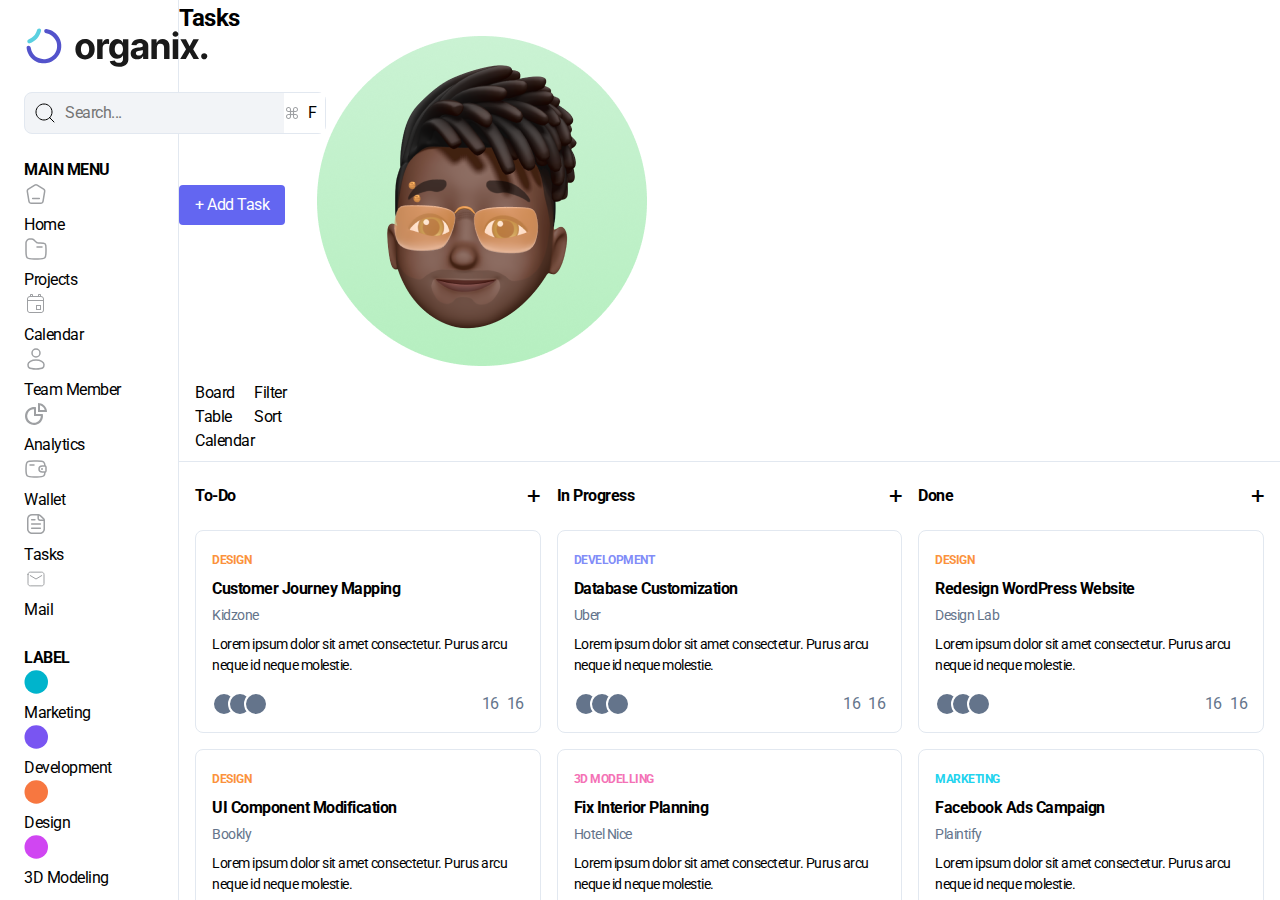
<file: Organix/index.html>
<!DOCTYPE html>
<html lang="en">
<head>
    <meta charset="UTF-8">
    <meta name="viewport" content="width=device-width, initial-scale=1.0">
    <title>Organix Dashboard</title>
    <link rel="stylesheet" href="style.css">
    <link rel="stylesheet" href="https://cdnjs.cloudflare.com/ajax/libs/font-awesome/6.7.1/css/all.min.css" integrity="sha512-5Hs3dF2AEPkpNAR7UiOHba+lRSJNeM2ECkwxUIxC1Q/FLycGTbNapWXB4tP889k5T5Ju8fs4b1P5z/iB4nMfSQ==" crossorigin="anonymous" referrerpolicy="no-referrer" />
</head>
<body>

     <!--Dashboard Container-->
    <div class="dashboard">

        <!--Sidebar Container-->
        <div class="sidebar">
            <div class="logo">
                <svg width="240" height="44" viewBox="0 0 240 44" fill="none" xmlns="http://www.w3.org/2000/svg">
                    <path d="M20.2137 6.97904C20.2371 5.83302 21.1915 4.90831 22.3275 5.06629C25.0286 5.44192 27.613 6.44192 29.8658 7.9971C32.6891 9.94619 34.8649 12.6798 36.1179 15.8522C37.3709 19.0246 37.6448 22.4934 36.9051 25.8198C36.1653 29.1462 34.4451 32.1809 31.962 34.5402C29.4789 36.8995 26.3444 38.4773 22.9548 39.0741C19.5653 39.671 16.073 39.2601 12.9195 37.8934C9.76598 36.5266 7.09298 34.2655 5.23847 31.3959C3.76607 29.1175 2.86213 26.5368 2.58694 23.8658C2.46837 22.7149 3.44171 21.7905 4.60012 21.8137V21.8137C5.75366 21.8368 6.65057 22.7934 6.81207 23.9339C7.07463 25.7882 7.73785 27.5735 8.76613 29.1646C10.1746 31.344 12.2046 33.0613 14.5996 34.0992C16.9946 35.1372 19.6469 35.4493 22.2211 34.996C24.7954 34.5427 27.1759 33.3444 29.0618 31.5526C30.9476 29.7609 32.254 27.4561 32.8158 24.9298C33.3777 22.4035 33.1696 19.7691 32.218 17.3597C31.2664 14.9504 29.614 12.8743 27.4697 11.394C25.8932 10.3057 24.1028 9.57536 22.2263 9.24416C21.1017 9.04567 20.1904 8.12023 20.2137 6.97904V6.97904Z" fill="#5353CB"/>
                    <path d="M15.3352 4.56014C16.4833 4.67496 17.3304 5.70001 17.0742 6.82396C16.4258 9.66879 15.0546 12.3161 13.0756 14.508C11.0876 16.7097 8.56906 18.3602 5.76948 19.3155C4.68742 19.6848 3.58361 18.9691 3.34005 17.8572C3.09387 16.7334 3.82259 15.6355 4.90067 15.2192C6.82807 14.4749 8.56158 13.2895 9.95292 11.7485C11.3398 10.2125 12.3336 8.382 12.8658 6.41088C13.1675 5.29334 14.1826 4.44486 15.3352 4.56014Z" fill="#5AD0E0"/>
                    <path d="M61.0455 35.3835C59.0597 35.3835 57.3423 34.9616 55.8935 34.1179C54.4531 33.2656 53.3409 32.081 52.5568 30.5639C51.7727 29.0384 51.3807 27.2699 51.3807 25.2585C51.3807 23.2301 51.7727 21.4574 52.5568 19.9403C53.3409 18.4148 54.4531 17.2301 55.8935 16.3864C57.3423 15.5341 59.0597 15.108 61.0455 15.108C63.0312 15.108 64.7443 15.5341 66.1847 16.3864C67.6335 17.2301 68.75 18.4148 69.5341 19.9403C70.3182 21.4574 70.7102 23.2301 70.7102 25.2585C70.7102 27.2699 70.3182 29.0384 69.5341 30.5639C68.75 32.081 67.6335 33.2656 66.1847 34.1179C64.7443 34.9616 63.0312 35.3835 61.0455 35.3835ZM61.071 31.1648C61.9744 31.1648 62.7287 30.9091 63.3338 30.3977C63.9389 29.8778 64.3949 29.1705 64.7017 28.2756C65.017 27.3807 65.1747 26.3622 65.1747 25.2202C65.1747 24.0781 65.017 23.0597 64.7017 22.1648C64.3949 21.2699 63.9389 20.5625 63.3338 20.0426C62.7287 19.5227 61.9744 19.2628 61.071 19.2628C60.1591 19.2628 59.392 19.5227 58.7699 20.0426C58.1563 20.5625 57.6918 21.2699 57.3764 22.1648C57.0696 23.0597 56.9162 24.0781 56.9162 25.2202C56.9162 26.3622 57.0696 27.3807 57.3764 28.2756C57.6918 29.1705 58.1563 29.8778 58.7699 30.3977C59.392 30.9091 60.1591 31.1648 61.071 31.1648ZM73.1714 35V15.3636H78.4513V18.7898H78.6558C79.0138 17.571 79.6146 16.6506 80.4584 16.0284C81.3021 15.3977 82.2737 15.0824 83.3731 15.0824C83.6459 15.0824 83.9399 15.0994 84.2552 15.1335C84.5706 15.1676 84.8476 15.2145 85.0862 15.2741V20.1065C84.8305 20.0298 84.4768 19.9616 84.0251 19.902C83.5734 19.8423 83.1601 19.8125 82.7851 19.8125C81.9839 19.8125 81.268 19.9872 80.6373 20.3366C80.0152 20.6776 79.5209 21.1548 79.1544 21.7685C78.7964 22.3821 78.6174 23.0895 78.6174 23.8906V35H73.1714ZM94.7544 42.7727C92.9902 42.7727 91.4774 42.5298 90.2161 42.044C88.9632 41.5668 87.9661 40.9148 87.2246 40.0881C86.4831 39.2614 86.0016 38.3324 85.78 37.3011L90.8169 36.6236C90.9703 37.0156 91.2132 37.3821 91.5456 37.723C91.878 38.0639 92.3169 38.3366 92.8624 38.5412C93.4164 38.7543 94.0896 38.8608 94.8823 38.8608C96.0669 38.8608 97.0428 38.571 97.8098 37.9915C98.5854 37.4205 98.9732 36.4616 98.9732 35.1151V31.5227H98.7431C98.5044 32.0682 98.1465 32.5838 97.6692 33.0696C97.1919 33.5554 96.5783 33.9517 95.8283 34.2585C95.0783 34.5653 94.1834 34.7188 93.1436 34.7188C91.6692 34.7188 90.3269 34.3778 89.1166 33.696C87.9149 33.0057 86.9561 31.9531 86.2402 30.5384C85.5328 29.1151 85.1791 27.3168 85.1791 25.1435C85.1791 22.919 85.5413 21.0611 86.2658 19.5696C86.9902 18.0781 87.9533 16.9616 89.155 16.2202C90.3652 15.4787 91.6905 15.108 93.1308 15.108C94.2303 15.108 95.1507 15.2955 95.8922 15.6705C96.6337 16.0369 97.2303 16.4972 97.682 17.0511C98.1422 17.5966 98.4959 18.1335 98.7431 18.6619H98.9476V15.3636H104.355V35.1918C104.355 36.8622 103.946 38.2599 103.128 39.3849C102.31 40.5099 101.176 41.3537 99.7274 41.9162C98.2871 42.4872 96.6294 42.7727 94.7544 42.7727ZM94.8695 30.6278C95.7473 30.6278 96.4888 30.4105 97.0939 29.9759C97.7075 29.5327 98.1763 28.902 98.5002 28.0838C98.8325 27.2571 98.9987 26.2685 98.9987 25.1179C98.9987 23.9673 98.8368 22.9702 98.5129 22.1264C98.1891 21.2741 97.7203 20.6136 97.1067 20.1449C96.4931 19.6761 95.7473 19.4418 94.8695 19.4418C93.9746 19.4418 93.2203 19.6847 92.6067 20.1705C91.9931 20.6477 91.5286 21.3125 91.2132 22.1648C90.8979 23.017 90.7402 24.0014 90.7402 25.1179C90.7402 26.2514 90.8979 27.2315 91.2132 28.0582C91.5371 28.8764 92.0016 29.5114 92.6067 29.9631C93.2203 30.4062 93.9746 30.6278 94.8695 30.6278ZM113.209 35.3707C111.956 35.3707 110.839 35.1534 109.859 34.7188C108.879 34.2756 108.103 33.6236 107.532 32.7628C106.97 31.8935 106.689 30.8111 106.689 29.5156C106.689 28.4247 106.889 27.5085 107.289 26.767C107.69 26.0256 108.235 25.429 108.926 24.9773C109.616 24.5256 110.4 24.1847 111.278 23.9545C112.164 23.7244 113.093 23.5625 114.065 23.4688C115.207 23.3494 116.128 23.2386 116.826 23.1364C117.525 23.0256 118.032 22.8636 118.348 22.6506C118.663 22.4375 118.821 22.1222 118.821 21.7045V21.6278C118.821 20.8182 118.565 20.1918 118.054 19.7486C117.551 19.3054 116.835 19.0838 115.906 19.0838C114.926 19.0838 114.146 19.3011 113.566 19.7358C112.987 20.1619 112.603 20.6989 112.416 21.3466L107.379 20.9375C107.635 19.7443 108.137 18.7131 108.887 17.8438C109.637 16.9659 110.605 16.2926 111.789 15.8239C112.983 15.3466 114.363 15.108 115.932 15.108C117.022 15.108 118.066 15.2358 119.064 15.4915C120.069 15.7472 120.96 16.1435 121.735 16.6804C122.52 17.2173 123.137 17.9077 123.589 18.7514C124.041 19.5866 124.267 20.5881 124.267 21.7557V35H119.102V32.277H118.949C118.633 32.8906 118.211 33.4318 117.683 33.9006C117.155 34.3608 116.52 34.723 115.778 34.9872C115.037 35.2429 114.18 35.3707 113.209 35.3707ZM114.768 31.6122C115.569 31.6122 116.277 31.4545 116.89 31.1392C117.504 30.8153 117.985 30.3807 118.335 29.8352C118.684 29.2898 118.859 28.6719 118.859 27.9815V25.8977C118.689 26.0085 118.454 26.1108 118.156 26.2045C117.866 26.2898 117.538 26.3707 117.172 26.4474C116.805 26.5156 116.439 26.5795 116.072 26.6392C115.706 26.6903 115.373 26.7372 115.075 26.7798C114.436 26.8736 113.878 27.0227 113.4 27.2273C112.923 27.4318 112.552 27.7088 112.288 28.0582C112.024 28.3991 111.892 28.8253 111.892 29.3366C111.892 30.0781 112.16 30.6449 112.697 31.0369C113.243 31.4205 113.933 31.6122 114.768 31.6122ZM132.858 23.6477V35H127.412V15.3636H132.602V18.8281H132.832C133.267 17.6861 133.996 16.7827 135.018 16.1179C136.041 15.4446 137.281 15.108 138.739 15.108C140.102 15.108 141.291 15.4062 142.305 16.0028C143.32 16.5994 144.108 17.4517 144.67 18.5597C145.233 19.6591 145.514 20.9716 145.514 22.4972V35H140.068V23.4688C140.077 22.267 139.77 21.3295 139.148 20.6562C138.526 19.9744 137.669 19.6335 136.578 19.6335C135.845 19.6335 135.197 19.7912 134.635 20.1065C134.081 20.4219 133.646 20.8821 133.331 21.4872C133.024 22.0838 132.866 22.804 132.858 23.6477ZM148.726 35V15.3636H154.172V35H148.726ZM151.462 12.8324C150.653 12.8324 149.958 12.5639 149.378 12.027C148.807 11.4815 148.522 10.8295 148.522 10.071C148.522 9.32102 148.807 8.67756 149.378 8.14062C149.958 7.59517 150.653 7.32244 151.462 7.32244C152.272 7.32244 152.962 7.59517 153.533 8.14062C154.113 8.67756 154.403 9.32102 154.403 10.071C154.403 10.8295 154.113 11.4815 153.533 12.027C152.962 12.5639 152.272 12.8324 151.462 12.8324ZM162.006 15.3636L165.611 22.2287L169.306 15.3636H174.893L169.204 25.1818L175.046 35H169.485L165.611 28.2116L161.802 35H156.177L162.006 25.1818L156.381 15.3636H162.006ZM180.23 35.3324C179.386 35.3324 178.662 35.0341 178.057 34.4375C177.46 33.8324 177.162 33.108 177.162 32.2642C177.162 31.429 177.46 30.7131 178.057 30.1165C178.662 29.5199 179.386 29.2216 180.23 29.2216C181.048 29.2216 181.764 29.5199 182.378 30.1165C182.991 30.7131 183.298 31.429 183.298 32.2642C183.298 32.8267 183.153 33.3423 182.864 33.8111C182.582 34.2713 182.212 34.642 181.751 34.9233C181.291 35.196 180.784 35.3324 180.23 35.3324Z" fill="#1A1A1A"/>
                </svg>    
            </div>
        
            <div class="search-bar">
                <div class="search">
                    <svg width="24" height="24" viewBox="0 0 24 24" fill="none" xmlns="http://www.w3.org/2000/svg">
                        <path d="M21.0002 21.0002L16.6572 16.6572M16.6572 16.6572C17.4001 15.9143 17.9894 15.0324 18.3914 14.0618C18.7935 13.0911 19.0004 12.0508 19.0004 11.0002C19.0004 9.9496 18.7935 8.90929 18.3914 7.93866C17.9894 6.96803 17.4001 6.08609 16.6572 5.34321C15.9143 4.60032 15.0324 4.01103 14.0618 3.60898C13.0911 3.20693 12.0508 3 11.0002 3C9.9496 3 8.90929 3.20693 7.93866 3.60898C6.96803 4.01103 6.08609 4.60032 5.34321 5.34321C3.84288 6.84354 3 8.87842 3 11.0002C3 13.122 3.84288 15.1569 5.34321 16.6572C6.84354 18.1575 8.87842 19.0004 11.0002 19.0004C13.122 19.0004 15.1569 18.1575 16.6572 16.6572Z" stroke="black" stroke-linecap="round" stroke-linejoin="round"/>
                    </svg>
    
                    <div class="placeholder">
                        <input type="text" placeholder="Search...">
                    </div>
                </div>

                <div class="search-cmd">
                    <svg width="16" height="16" viewBox="0 0 16 16" fill="none" xmlns="http://www.w3.org/2000/svg">
                        <path fill-rule="evenodd" clip-rule="evenodd" d="M4.5 2C3.83696 2 3.20107 2.26339 2.73223 2.73223C2.26339 3.20107 2 3.83696 2 4.5C2 5.16304 2.26339 5.79893 2.73223 6.26777C3.20107 6.73661 3.83696 7 4.5 7H5.5C5.63261 7 5.75979 7.05268 5.85355 7.14645C5.94732 7.24021 6 7.36739 6 7.5V8.5C6 8.63261 5.94732 8.75979 5.85355 8.85355C5.75979 8.94732 5.63261 9 5.5 9H4.5C3.83696 9 3.20107 9.26339 2.73223 9.73223C2.26339 10.2011 2 10.837 2 11.5C2 12.163 2.26339 12.7989 2.73223 13.2678C3.20107 13.7366 3.83696 14 4.5 14C4.8283 14 5.15339 13.9353 5.45671 13.8097C5.76002 13.6841 6.03562 13.4999 6.26777 13.2678C6.49991 13.0356 6.68406 12.76 6.8097 12.4567C6.93534 12.1534 7 11.8283 7 11.5V10.5C7 10.3674 7.05268 10.2402 7.14645 10.1464C7.24021 10.0527 7.36739 10 7.5 10H8.5C8.63261 10 8.75979 10.0527 8.85355 10.1464C8.94732 10.2402 9 10.3674 9 10.5V11.5C9 12.163 9.26339 12.7989 9.73223 13.2678C10.2011 13.7366 10.837 14 11.5 14C12.163 14 12.7989 13.7366 13.2678 13.2678C13.7366 12.7989 14 12.163 14 11.5C14 10.837 13.7366 10.2011 13.2678 9.73223C12.7989 9.26339 12.163 9 11.5 9H10.5C10.3674 9 10.2402 8.94732 10.1464 8.85355C10.0527 8.75979 10 8.63261 10 8.5V7.5C10 7.36739 10.0527 7.24021 10.1464 7.14645C10.2402 7.05268 10.3674 7 10.5 7H11.5C12.163 7 12.7989 6.73661 13.2678 6.26777C13.7366 5.79893 14 5.16304 14 4.5C14 3.83696 13.7366 3.20107 13.2678 2.73223C12.7989 2.26339 12.163 2 11.5 2C10.837 2 10.2011 2.26339 9.73223 2.73223C9.26339 3.20107 9 3.83696 9 4.5V5.5C9 5.63261 8.94732 5.75979 8.85355 5.85355C8.75979 5.94732 8.63261 6 8.5 6H7.5C7.36739 6 7.24021 5.94732 7.14645 5.85355C7.05268 5.75979 7 5.63261 7 5.5V4.5C7 4.1717 6.93534 3.84661 6.8097 3.54329C6.68406 3.23998 6.49991 2.96438 6.26777 2.73223C6.03562 2.50009 5.76002 2.31594 5.45671 2.1903C5.15339 2.06466 4.8283 2 4.5 2ZM9 7.5C9 7.36739 8.94732 7.24021 8.85355 7.14645C8.75979 7.05268 8.63261 7 8.5 7H7.5C7.36739 7 7.24021 7.05268 7.14645 7.14645C7.05268 7.24021 7 7.36739 7 7.5V8.5C7 8.63261 7.05268 8.75979 7.14645 8.85355C7.24021 8.94732 7.36739 9 7.5 9H8.5C8.63261 9 8.75979 8.94732 8.85355 8.85355C8.94732 8.75979 9 8.63261 9 8.5V7.5ZM6 4.5V5.5C6 5.63261 5.94732 5.75979 5.85355 5.85355C5.75979 5.94732 5.63261 6 5.5 6H4.5C4.20333 6 3.91332 5.91203 3.66664 5.7472C3.41997 5.58238 3.22771 5.34811 3.11418 5.07403C3.00065 4.79994 2.97094 4.49834 3.02882 4.20736C3.0867 3.91639 3.22956 3.64912 3.43934 3.43934C3.64912 3.22956 3.91639 3.0867 4.20736 3.02882C4.49834 2.97094 4.79994 3.00065 5.07403 3.11418C5.34811 3.22771 5.58238 3.41997 5.7472 3.66664C5.91203 3.91332 6 4.20333 6 4.5ZM11.5 6H10.5C10.3674 6 10.2402 5.94732 10.1464 5.85355C10.0527 5.75979 10 5.63261 10 5.5V4.5C10 4.20333 10.088 3.91332 10.2528 3.66664C10.4176 3.41997 10.6519 3.22771 10.926 3.11418C11.2001 3.00065 11.5017 2.97094 11.7926 3.02882C12.0836 3.0867 12.3509 3.22956 12.5607 3.43934C12.7704 3.64912 12.9133 3.91639 12.9712 4.20736C13.0291 4.49834 12.9994 4.79994 12.8858 5.07403C12.7723 5.34811 12.58 5.58238 12.3334 5.7472C12.0867 5.91203 11.7967 6 11.5 6ZM6 11.5V10.5C6 10.3674 5.94732 10.2402 5.85355 10.1464C5.75979 10.0527 5.63261 10 5.5 10H4.5C4.20333 10 3.91332 10.088 3.66664 10.2528C3.41997 10.4176 3.22771 10.6519 3.11418 10.926C3.00065 11.2001 2.97094 11.5017 3.02882 11.7926C3.0867 12.0836 3.22956 12.3509 3.43934 12.5607C3.64912 12.7704 3.91639 12.9133 4.20736 12.9712C4.49834 13.0291 4.79994 12.9994 5.07403 12.8858C5.34811 12.7723 5.58238 12.58 5.7472 12.3334C5.91203 12.0867 6 11.7967 6 11.5ZM11.5 10H10.5C10.3674 10 10.2402 10.0527 10.1464 10.1464C10.0527 10.2402 10 10.3674 10 10.5V11.5C10 11.7967 10.088 12.0867 10.2528 12.3334C10.4176 12.58 10.6519 12.7723 10.926 12.8858C11.2001 12.9994 11.5017 13.0291 11.7926 12.9712C12.0836 12.9133 12.3509 12.7704 12.5607 12.5607C12.7704 12.3509 12.9133 12.0836 12.9712 11.7926C13.0291 11.5017 12.9994 11.2001 12.8858 10.926C12.7723 10.6519 12.58 10.4176 12.3334 10.2528C12.0867 10.088 11.7967 10 11.5 10Z" fill="#9EA0A3"/>
                    </svg>
    
                    <div class="letter-f">
                        <button>F</button>
                    </div>
                </div>
            </div>

            <div class="main-menu">
                <h3>MAIN MENU</h3>

                <div class="menu-item-container">
                    <svg width="24" height="24" viewBox="0 0 24 24" fill="none" xmlns="http://www.w3.org/2000/svg">
                        <path d="M19.633 7.10999L13.159 3.08999C12.8048 2.86884 12.3956 2.75159 11.978 2.75159C11.5604 2.75159 11.1512 2.86884 10.797 3.08999L4.32401 7.13299C3.95596 7.36509 3.66385 7.69979 3.48367 8.09585C3.3035 8.49192 3.24313 8.93204 3.31001 9.36199L4.98001 19.389C5.06828 19.9139 5.3414 20.3899 5.75001 20.7311C6.15862 21.0722 6.67577 21.2559 7.20801 21.249H16.79C17.3224 21.2561 17.8398 21.0725 18.2486 20.7314C18.6574 20.3902 18.9307 19.9141 19.019 19.389L20.689 9.36199C20.7562 8.92413 20.6914 8.47619 20.503 8.07529C20.3146 7.67438 20.011 7.33868 19.631 7.11099M8.63601 16.459H15.321" stroke="#9EA0A3" stroke-width="1.5" stroke-linecap="round" stroke-linejoin="round"/>
                    </svg>

                    <div class="menu-text-container">
                        <p>Home</p>
                    </div>
                </div>

                <div class="menu-item-container">
                    <svg width="24" height="24" viewBox="0 0 24 24" fill="none" xmlns="http://www.w3.org/2000/svg">
                        <path d="M18 10H13" stroke="#9EA0A3" stroke-width="1.5" stroke-linecap="round"/>
                        <path d="M2 6.95C2 6.067 2 5.626 2.07 5.258C2.21922 4.46784 2.60314 3.741 3.17165 3.17231C3.74017 2.60361 4.46689 2.21947 5.257 2.07C5.626 2 6.068 2 6.95 2C7.336 2 7.53 2 7.716 2.017C8.51705 2.09223 9.27679 2.40728 9.896 2.921C10.04 3.04 10.176 3.176 10.45 3.45L11 4C11.816 4.816 12.224 5.224 12.712 5.495C12.9802 5.64449 13.2648 5.7626 13.56 5.847C14.098 6 14.675 6 15.828 6H16.202C18.834 6 20.151 6 21.006 6.77C21.0853 6.84 21.16 6.91467 21.23 6.994C22 7.849 22 9.166 22 11.798V14C22 17.771 22 19.657 20.828 20.828C19.656 21.999 17.771 22 14 22H10C6.229 22 4.343 22 3.172 20.828C2.001 19.656 2 17.771 2 14V6.95Z" stroke="#9EA0A3" stroke-width="1.5"/>
                    </svg>

                    <div class="menu-text-container">
                        <p>Projects</p>
                    </div>
                </div>

                <div class="menu-item-container">
                    <svg width="24" height="24" viewBox="0 0 24 24" fill="none" xmlns="http://www.w3.org/2000/svg">
                        <path d="M7 2H8C8.26522 2 8.51957 2.10536 8.70711 2.29289C8.89464 2.48043 9 2.73478 9 3V4H14V3C14 2.73478 14.1054 2.48043 14.2929 2.29289C14.4804 2.10536 14.7348 2 15 2H16C16.2652 2 16.5196 2.10536 16.7071 2.29289C16.8946 2.48043 17 2.73478 17 3V4C17.7956 4 18.5587 4.31607 19.1213 4.87868C19.6839 5.44129 20 6.20435 20 7V18C20 18.7956 19.6839 19.5587 19.1213 20.1213C18.5587 20.6839 17.7956 21 17 21H6C5.20435 21 4.44129 20.6839 3.87868 20.1213C3.31607 19.5587 3 18.7956 3 18V7C3 6.20435 3.31607 5.44129 3.87868 4.87868C4.44129 4.31607 5.20435 4 6 4V3C6 2.73478 6.10536 2.48043 6.29289 2.29289C6.48043 2.10536 6.73478 2 7 2ZM15 4H16V3H15V4ZM8 4V3H7V4H8ZM6 5C5.46957 5 4.96086 5.21071 4.58579 5.58579C4.21071 5.96086 4 6.46957 4 7V8H19V7C19 6.46957 18.7893 5.96086 18.4142 5.58579C18.0391 5.21071 17.5304 5 17 5H6ZM4 18C4 18.5304 4.21071 19.0391 4.58579 19.4142C4.96086 19.7893 5.46957 20 6 20H17C17.5304 20 18.0391 19.7893 18.4142 19.4142C18.7893 19.0391 19 18.5304 19 18V9H4V18ZM12 13H17V18H12V13ZM13 14V17H16V14H13Z" fill="#9EA0A3"/>
                    </svg>
                        
                    <div class="menu-text-container">
                        <p>Calendar</p>
                    </div>
                </div>

                <div class="menu-item-container">
                    <svg width="24" height="24" viewBox="0 0 24 24" fill="none" xmlns="http://www.w3.org/2000/svg">
                        <path d="M12 10C14.2091 10 16 8.20914 16 6C16 3.79086 14.2091 2 12 2C9.79086 2 8 3.79086 8 6C8 8.20914 9.79086 10 12 10Z" stroke="#9EA0A3" stroke-width="1.5"/>
                        <path d="M20 17.5C20 19.985 20 22 12 22C4 22 4 19.985 4 17.5C4 15.015 7.582 13 12 13C16.418 13 20 15.015 20 17.5Z" stroke="#9EA0A3" stroke-width="1.5"/>
                    </svg>
                        
                    <div class="menu-text-container">
                        <p>Team Member</p>
                    </div>
                </div>

                <div class="menu-item-container">
                    <svg width="24" height="24" viewBox="0 0 24 24" fill="none" xmlns="http://www.w3.org/2000/svg">
                        <path fill-rule="evenodd" clip-rule="evenodd" d="M22.775 8C22.9245 8.65616 23 9.32702 23 10H14V1C16.0394 0.999992 18.0183 1.6926 19.6125 2.96437C21.2068 4.23613 22.3218 6.01163 22.775 8ZM20.708 8C20.3759 6.88605 19.7715 5.87236 18.9496 5.05041C18.1276 4.22846 17.1139 3.62414 16 3.292V8H20.708Z" fill="#9EA0A3"/>
                        <path fill-rule="evenodd" clip-rule="evenodd" d="M1 14C0.999995 12.6482 1.30452 11.3137 1.89097 10.0957C2.47742 8.87764 3.33072 7.80738 4.3875 6.96436C5.44428 6.12133 6.6774 5.5272 7.99529 5.22608C9.31317 4.92496 10.682 4.92459 12 5.22501V12H18.775C19.0565 13.2351 19.0741 14.5158 18.8266 15.7581C18.5791 17.0005 18.0721 18.1767 17.3388 19.2096C16.6055 20.2426 15.6624 21.1091 14.5712 21.7526C13.4799 22.396 12.2652 22.8018 11.0063 22.9434C9.74746 23.0851 8.47289 22.9594 7.26596 22.5745C6.05903 22.1897 4.94694 21.5544 4.00242 20.7102C3.05791 19.866 2.30224 18.832 1.78486 17.6756C1.26747 16.5193 1.00002 15.2668 1 14ZM16.804 14H10V7.19601C8.6543 7.19601 7.33881 7.59505 6.2199 8.34269C5.10099 9.09032 4.2289 10.153 3.71392 11.3962C3.19895 12.6395 3.0642 14.0076 3.32674 15.3274C3.58927 16.6472 4.23729 17.8596 5.18885 18.8112C6.1404 19.7627 7.35276 20.4107 8.67261 20.6733C9.99245 20.9358 11.3605 20.8011 12.6038 20.2861C13.847 19.7711 14.9097 18.899 15.6573 17.7801C16.405 16.6612 16.804 15.3457 16.804 14Z" fill="#9EA0A3"/>
                    </svg>    

                    <div class="menu-text-container">
                        <p>Analytics</p>
                    </div>
                </div>

                <div class="menu-item-container">
                    <svg width="24" height="24" viewBox="0 0 24 24" fill="none" xmlns="http://www.w3.org/2000/svg">
                        <path d="M6 8H10" stroke="#9EA0A3" stroke-width="1.5" stroke-linecap="round" stroke-linejoin="round"/>
                        <path d="M20.833 9H18.231C16.446 9 15 10.343 15 12C15 13.657 16.447 15 18.23 15H20.833C20.917 15 20.958 15 20.993 14.998C21.533 14.965 21.963 14.566 21.998 14.065C22 14.033 22 13.994 22 13.917V10.083C22 10.006 22 9.967 21.998 9.935C21.962 9.434 21.533 9.035 20.993 9.002C20.959 9 20.917 9 20.833 9Z" stroke="#9EA0A3" stroke-width="1.5"/>
                        <path d="M20.965 9C20.887 7.128 20.637 5.98 19.828 5.172C18.657 4 16.771 4 13 4H10C6.229 4 4.343 4 3.172 5.172C2.001 6.344 2 8.229 2 12C2 15.771 2 17.657 3.172 18.828C4.344 19.999 6.229 20 10 20H13C16.771 20 18.657 20 19.828 18.828C20.637 18.02 20.888 16.872 20.965 15" stroke="#9EA0A3" stroke-width="1.5"/>
                        <path d="M17.991 12H18.001" stroke="#9EA0A3" stroke-width="2" stroke-linecap="round" stroke-linejoin="round"/>
                    </svg>

                    <div class="menu-text-container">
                        <p>Wallet</p>
                    </div>
                </div>

                <div class="menu-item-container">
                    <svg width="24" height="24" viewBox="0 0 24 24" fill="none" xmlns="http://www.w3.org/2000/svg">
                        <path d="M14.186 2.75299V6.34899C14.186 6.83599 14.381 7.30399 14.726 7.64899C15.0729 7.99436 15.5425 8.18818 16.032 8.18799H20.157" stroke="#9EA0A3" stroke-width="1.5" stroke-linecap="round" stroke-linejoin="round"/>
                        <path d="M7.647 7.647H10.912M7.647 12H16.353M7.647 16.353H16.353M20.25 8.568V17.136C20.2301 17.6964 20.0996 18.2474 19.8658 18.7571C19.6321 19.2669 19.2997 19.7253 18.888 20.106C18.4759 20.4885 17.9925 20.786 17.4654 20.9816C16.9383 21.1772 16.3778 21.2671 15.816 21.246H8.226C7.66074 21.2718 7.09594 21.1858 6.56398 20.993C6.03201 20.8001 5.54335 20.5041 5.126 20.122C4.71027 19.7403 4.37454 19.2797 4.13833 18.7671C3.90211 18.2545 3.77011 17.7001 3.75 17.136V6.862C3.76985 6.30157 3.90042 5.75062 4.13418 5.24088C4.36794 4.73115 4.70026 4.27271 5.112 3.892C5.52408 3.50952 6.00748 3.21198 6.53458 3.01637C7.06169 2.82077 7.62217 2.73093 8.184 2.752H13.898C14.7703 2.74892 15.6123 3.07166 16.259 3.657L19.219 6.379C19.5349 6.65108 19.7899 6.9866 19.9675 7.36374C20.1452 7.74089 20.2414 8.1512 20.25 8.568Z" stroke="#9EA0A3" stroke-width="1.5" stroke-linecap="round" stroke-linejoin="round"/>
                    </svg>

                    <div class="menu-text-container">
                        <p>Tasks</p>
                    </div>
                </div>

                <div class="menu-item-container">
                    <svg width="24" height="24" viewBox="0 0 24 24" fill="none" xmlns="http://www.w3.org/2000/svg">
                        <path fill-rule="evenodd" clip-rule="evenodd" d="M4 7.42857V16.5714C4 17.1776 4.24082 17.759 4.66947 18.1877C5.09812 18.6163 5.67951 18.8571 6.28571 18.8571H17.7143C18.3205 18.8571 18.9019 18.6163 19.3305 18.1877C19.7592 17.759 20 17.1776 20 16.5714V7.42857C20 6.82236 19.7592 6.24098 19.3305 5.81232C18.9019 5.38367 18.3205 5.14285 17.7143 5.14285H6.28571C5.67951 5.14285 5.09812 5.38367 4.66947 5.81232C4.24082 6.24098 4 6.82236 4 7.42857Z" stroke="#9EA0A3" stroke-linecap="round" stroke-linejoin="round"/>
                        <path d="M6.28577 8.57141L12.0001 12L17.7143 8.57141" stroke="#9EA0A3" stroke-linecap="round" stroke-linejoin="round"/>
                    </svg>

                    <div class="menu-text-container">
                        <p>Mail</p>
                    </div>
                </div>
                
            </div>

            <div class="label">
                <h3>LABEL</h3>

                <div class="menu-item-container">
                    <svg width="24" height="24" viewBox="0 0 24 24" fill="none" xmlns="http://www.w3.org/2000/svg">
                        <circle cx="12.25" cy="12" r="11.75" fill="#00B4CC"/>
                    </svg>

                    <div class="menu-text-container">
                        <p>Marketing</p>
                    </div>
                </div>

                <div class="menu-item-container">
                    <svg width="24" height="24" viewBox="0 0 24 24" fill="none" xmlns="http://www.w3.org/2000/svg">
                        <circle cx="12.25" cy="12" r="11.75" fill="#7955F2"/>
                    </svg>

                    <div class="menu-text-container">
                        <p>Development</p>
                    </div>
                </div>

                <div class="menu-item-container">
                    <svg width="24" height="24" viewBox="0 0 24 24" fill="none" xmlns="http://www.w3.org/2000/svg">
                        <circle cx="12.25" cy="12" r="11.75" fill="#F77740"/>
                    </svg>

                    <div class="menu-text-container">
                        <p>Design</p>
                    </div>
                </div>

                <div class="menu-item-container">
                    <svg width="24" height="24" viewBox="0 0 24 24" fill="none" xmlns="http://www.w3.org/2000/svg">
                        <circle cx="12.25" cy="12" r="11.75" fill="#D046F2"/>
                    </svg>

                    <div class="menu-text-container">
                        <p>3D Modeling</p>
                    </div>
                </div>
            </div>
        </div>

        <!--Main Content Container-->
        <main class="main-content">
            
            <div class="header">
                <h1>Tasks</h1>
                <div class="header-actions">
                    <button class="add-task">+ Add Task</button>

                    <div class="notification-icon-container">
                        <i class="fa-regular fa-bell"></i>
                    </div>
    
                    <div class="profile-image-container">
                        <img src="./Assets/Memoji Avatar 2.png" alt="Profile Image">
                    </div>
                </div>
            </div>

            <div class="view-options">

                <div class="left-view">
                    <div class="menu-item-container">
                        <div class="menu-icon-container">
                            <i class="fa-solid fa-photo-film"></i>
                        </div>
    
                        <div class="menu-text-container">
                            <p>Board</p>
                        </div>
                    </div>
    
                    <div class="menu-item-container">
                        <div class="menu-icon-container">
                            <i class="fa-solid fa-photo-film"></i>
                        </div>
    
                        <div class="menu-text-container">
                            <p>Table</p>
                        </div>
                    </div>
    
                    <div class="menu-item-container">
                        <div class="menu-icon-container">
                            <i class="fa-solid fa-photo-film"></i>
                        </div>
    
                        <div class="menu-text-container">
                            <p>Calendar</p>
                        </div>
                    </div>
                </div>
                
                <div class="right-view">
                    <div class="menu-item-container">
                        <div class="menu-icon-container">
                            <i class="fa-solid fa-photo-film"></i>
                        </div>
    
                        <div class="menu-text-container">
                            <p>Filter</p>
                        </div>
                    </div>
    
                    <div class="menu-item-container">
                        <div class="menu-icon-container">
                            <i class="fa-solid fa-photo-film"></i>
                        </div>
    
                        <div class="menu-text-container">
                            <p>Sort</p>
                        </div>
                    </div>
                </div>
            </div>

            <div class="task-columns">
                <div class="column">
                    <h2>To-Do <button>+</button></h2>
                    <div class="task-card">
                        <span class="task-label design">DESIGN</span>
                        <h3>Customer Journey Mapping</h3>
                        <p class="task-project">Kidzone</p>
                        <p class="task-description">Lorem ipsum dolor sit amet consectetur. Purus arcu neque id neque molestie.</p>
                        <div class="task-meta">
                            <div class="task-assignees">
                                <div class="avatar"></div>
                                <div class="avatar"></div>
                                <div class="avatar"></div>
                            </div>
                            <div class="task-stats">
                                <span>16</span>
                                <span>16</span>
                            </div>
                        </div>
                    </div>
                    <div class="task-card">
                        <span class="task-label design">DESIGN</span>
                        <h3>UI Component Modification</h3>
                        <p class="task-project">Bookly</p>
                        <p class="task-description">Lorem ipsum dolor sit amet consectetur. Purus arcu neque id neque molestie.</p>
                        <div class="task-meta">
                            <div class="task-assignees">
                                <div class="avatar"></div>
                                <div class="avatar"></div>
                                <div class="avatar"></div>
                            </div>
                            <div class="task-stats">
                                <span>16</span>
                                <span>16</span>
                            </div>
                        </div>
                    </div>
                </div>
                <div class="column">
                    <h2>In Progress <button>+</button></h2>
                    <div class="task-card">
                        <span class="task-label development">DEVELOPMENT</span>
                        <h3>Database Customization</h3>
                        <p class="task-project">Uber</p>
                        <p class="task-description">Lorem ipsum dolor sit amet consectetur. Purus arcu neque id neque molestie.</p>
                        <div class="task-meta">
                            <div class="task-assignees">
                                <div class="avatar"></div>
                                <div class="avatar"></div>
                                <div class="avatar"></div>
                            </div>
                            <div class="task-stats">
                                <span>16</span>
                                <span>16</span>
                            </div>
                        </div>
                    </div>
                    <div class="task-card">
                        <span class="task-label modeling">3D MODELLING</span>
                        <h3>Fix Interior Planning</h3>
                        <p class="task-project">Hotel Nice</p>
                        <p class="task-description">Lorem ipsum dolor sit amet consectetur. Purus arcu neque id neque molestie.</p>
                        <div class="task-meta">
                            <div class="task-assignees">
                                <div class="avatar"></div>
                                <div class="avatar"></div>
                                <div class="avatar"></div>
                            </div>
                            <div class="task-stats">
                                <span>16</span>
                                <span>16</span>
                            </div>
                        </div>
                    </div>
                </div>
                <div class="column">
                    <h2>Done <button>+</button></h2>
                    <div class="task-card">
                        <span class="task-label design">DESIGN</span>
                        <h3>Redesign WordPress Website</h3>
                        <p class="task-project">Design Lab</p>
                        <p class="task-description">Lorem ipsum dolor sit amet consectetur. Purus arcu neque id neque molestie.</p>
                        <div class="task-meta">
                            <div class="task-assignees">
                                <div class="avatar"></div>
                                <div class="avatar"></div>
                                <div class="avatar"></div>
                            </div>
                            <div class="task-stats">
                                <span>16</span>
                                <span>16</span>
                            </div>
                        </div>
                    </div>
                    <div class="task-card">
                        <span class="task-label marketing">MARKETING</span>
                        <h3>Facebook Ads Campaign</h3>
                        <p class="task-project">Plaintify</p>
                        <p class="task-description">Lorem ipsum dolor sit amet consectetur. Purus arcu neque id neque molestie.</p>
                        <div class="task-meta">
                            <div class="task-assignees">
                                <div class="avatar"></div>
                                <div class="avatar"></div>
                                <div class="avatar"></div>
                            </div>
                            <div class="task-stats">
                                <span>16</span>
                                <span>16</span>
                            </div>
                        </div>
                    </div>
                </div>
            </div>
        </main>
    </div>
    
</body>
</html>
</file>
<file: Organix/style.css>
@import url('https://fonts.googleapis.com/css2?family=Inter:ital,opsz,wght@0,14..32,100..900;1,14..32,100..900&family=Playfair+Display:ital,wght@0,400..900;1,400..900&family=Plus+Jakarta+Sans:ital,wght@0,200..800;1,200..800&family=Roboto:ital,wght@0,100;0,300;0,400;0,500;0,700;0,900;1,100;1,300;1,400;1,500;1,700;1,900&display=swap');

*{
    margin: 0;
    padding: 0;
    box-sizing: border-box;
    font-family: "Roboto", serif;
    letter-spacing: -0.031rem;
    --primary-color: #6366f1;
    --background-color: #f8fafc;
    --text-color: #1e293b;
    --border-color: #e2e8f0;
    --sidebar-width: 16rem;
    font-size: 1rem;
    line-height: 1.5;
}

.dashboard {
    display: flex;
    height: 100vh;
}

.sidebar {
    width: 14%;
    height: 100%;
    background-color: #fff;
    border-right: 1px solid var(--border-color);
    padding: 1.5rem;
    display: flex;
    flex-direction: column;
    justify-content: start;
    align-items: start;
}

.logo {
    display: flex;
    align-items: center;
    gap: 0.5rem;
    margin-bottom: 1.5rem;
}

.search-bar {
    width: fit-content;
    display: flex;
    flex-direction: row;
    margin-bottom: 1.5rem;
    border: 1px solid var(--border-color);
    border-radius: 0.5rem;
    background-color: #F2F4F7;
    justify-content: space-between;
    align-items: center;
    align-self: stretch;
}

.search {
    width: fit-content;
    display: flex;
    flex-direction: row;
    justify-content: space-between;
    align-items: center;
    padding: 0 0.5rem;
    color: #757D88;
}

input {
    flex-grow: 1;
    border: none;
    padding: 0.5rem;
    background-color: #F2F4F7;
}

input:focus{
    border: 1px solid blue
}

.search-cmd {
    width: fit-content;
    display: flex;
    flex-direction: row;
    justify-content: space-between;
    align-items: center;
    background-color: white;
}

.search-bar button {
    background: white;
    border: none;
    padding: 0.5rem;
    cursor: pointer;
}

nav h3 {
    font-size: 0.75rem;
    color: #64748b;
    margin-top: 1.5rem;
    margin-bottom: 0.5rem;
}

nav ul {
    list-style-type: none;
}

nav ul li {
    margin-bottom: 0.25rem;
}

nav ul li a {
    display: block;
    padding: 0.5rem;
    text-decoration: none;
    color: inherit;
    border-radius: 0.25rem;
}

nav ul li a:hover,
nav ul li a.active {
    background-color: #f1f5f9;
}

.label::before {
    content: '';
    display: inline-block;
    width: 0.5rem;
    height: 0.5rem;
    border-radius: 50%;
    margin-right: 0.5rem;
}


.main-content {
    flex-grow: 1;
    overflow-y: auto;
}

header {
    display: flex;
    justify-content: space-between;
    align-items: center;
    padding: 1rem;
    border-bottom: 1px solid var(--border-color);
}

h1 {
    font-size: 1.5rem;
}

.header-actions {
    display: flex;
    align-items: center;
    gap: 1rem;
}

.add-task {
    background-color: var(--primary-color);
    color: #fff;
    border: none;
    padding: 0.5rem 1rem;
    border-radius: 0.25rem;
    cursor: pointer;
}

.notifications {
    width: 2rem;
    height: 2rem;
    background-color: #f1f5f9;
    border-radius: 50%;
    border: none;
    cursor: pointer;
}

.user-avatar {
    width: 2rem;
    height: 2rem;
    background-color: #64748b;
    border-radius: 50%;
}

.view-options {
    display: flex;
    padding: 0.5rem 1rem;
    border-bottom: 1px solid var(--border-color);
}

.view-options button {
    background: none;
    border: none;
    padding: 0.5rem;
    cursor: pointer;
    color: #64748b;
}

.view-options button.active {
    color: var(--text-color);
    font-weight: bold;
}

.task-columns {
    display: flex;
    padding: 1rem;
    gap: 1rem;
}

.column {
    flex: 1;
    min-width: 0;
}

.column h2 {
    display: flex;
    justify-content: space-between;
    align-items: center;
    margin-bottom: 1rem;
    font-size: 1rem;
}

.column h2 button {
    background: none;
    border: none;
    cursor: pointer;
    font-size: 1.5rem;
}

.task-card {
    background-color: #fff;
    border: 1px solid var(--border-color);
    border-radius: 0.5rem;
    padding: 1rem;
    margin-bottom: 1rem;
}

.task-label {
    display: inline-block;
    font-size: 0.75rem;
    font-weight: bold;
    margin-bottom: 0.5rem;
}

.task-label.design { color: #fb923c; }
.task-label.development { color: #818cf8; }
.task-label.marketing { color: #22d3ee; }
.task-label.modeling { color: #f472b6; }

.task-card h3 {
    font-size: 1rem;
    margin-bottom: 0.25rem;
}

.task-project {
    font-size: 0.875rem;
    color: #64748b;
    margin-bottom: 0.5rem;
}

.task-description {
    font-size: 0.875rem;
    margin-bottom: 1rem;
}

.task-meta {
    display: flex;
    justify-content: space-between;
    align-items: center;
}

.task-assignees {
    display: flex;
}

.task-assignees .avatar {
    width: 1.5rem;
    height: 1.5rem;
    background-color: #64748b;
    border-radius: 50%;
    border: 2px solid #fff;
    margin-left: -0.5rem;
}

.task-assignees .avatar:first-child {
    margin-left: 0;
}

.task-stats {
    display: flex;
    gap: 0.5rem;
    color: #64748b;
    font-size: 0.875rem;
}

@media (max-width: 768px) {
    .dashboard {
        flex-direction: column;
    }

    .sidebar {
        width: 100%;
        border-right: none;
        border-bottom: 1px solid var(--border-color);
    }

    .task-columns {
        flex-direction: column;
    }
}
</file>
